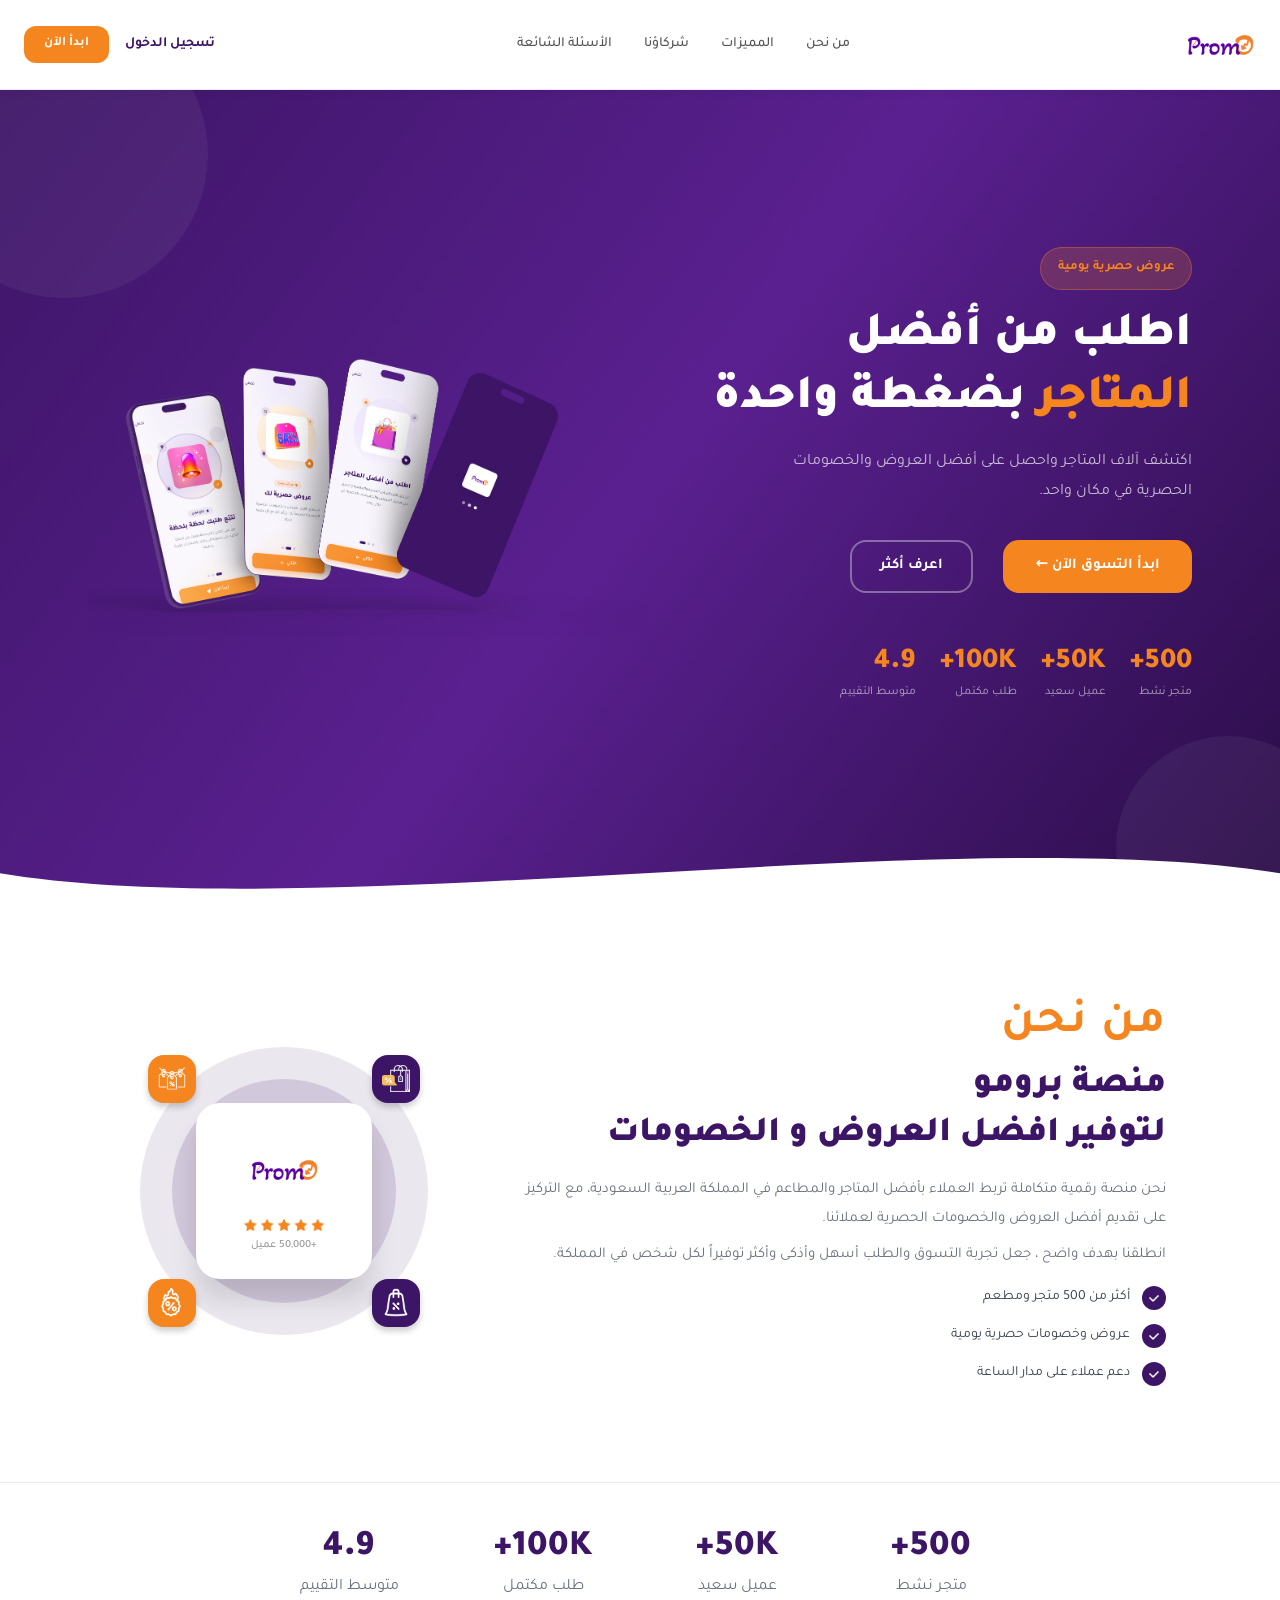
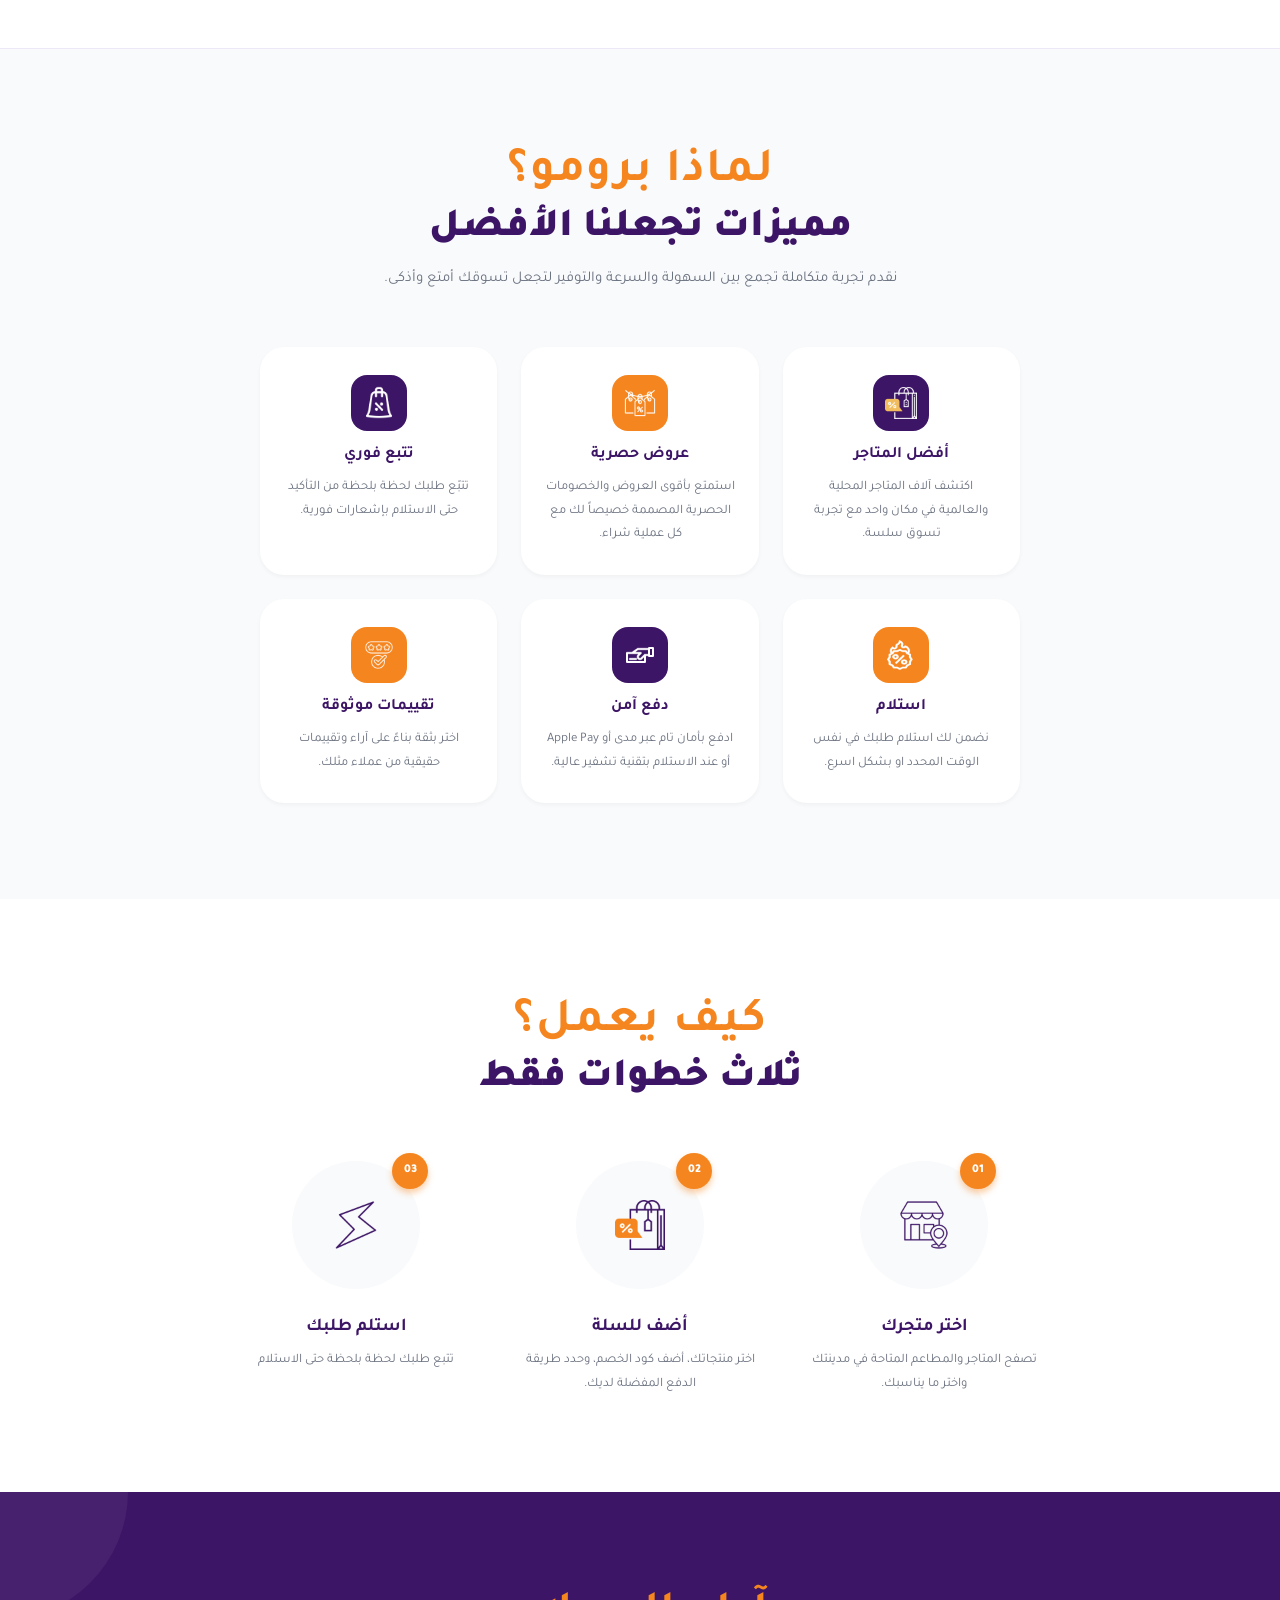
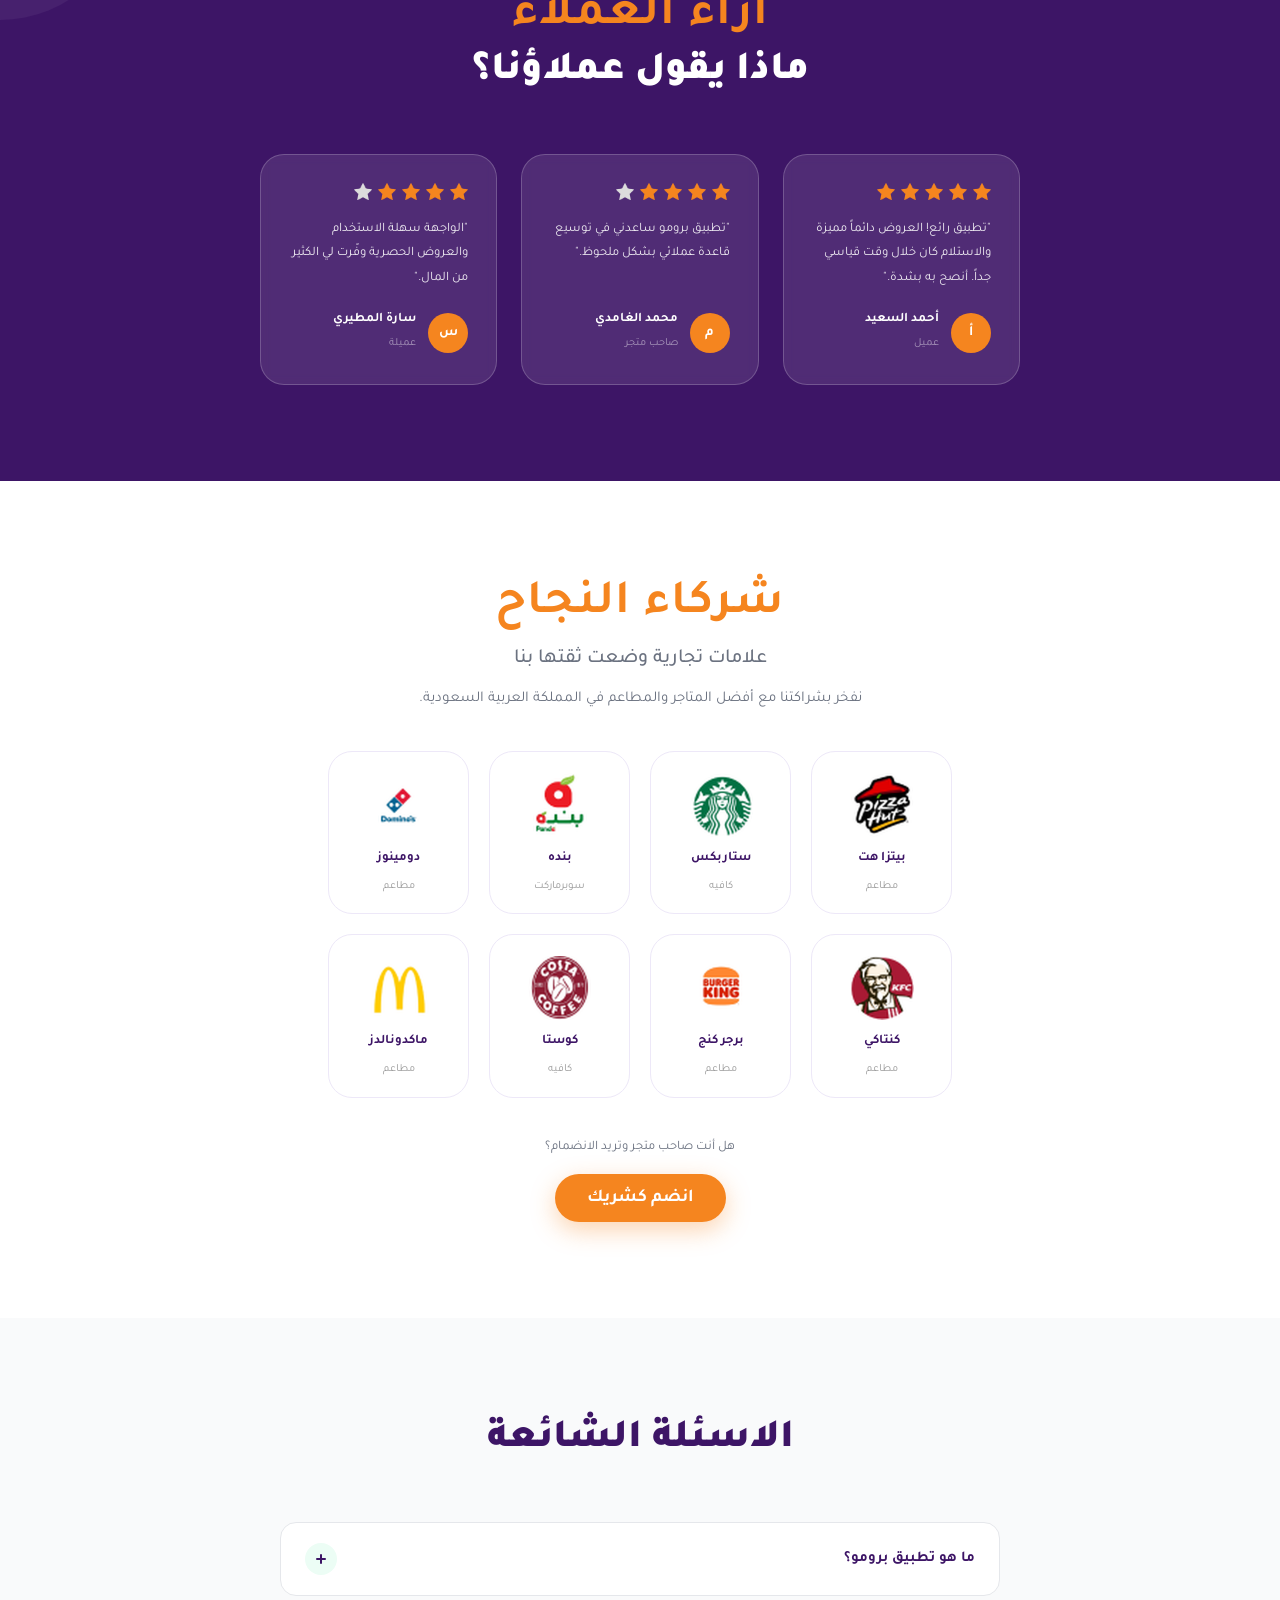
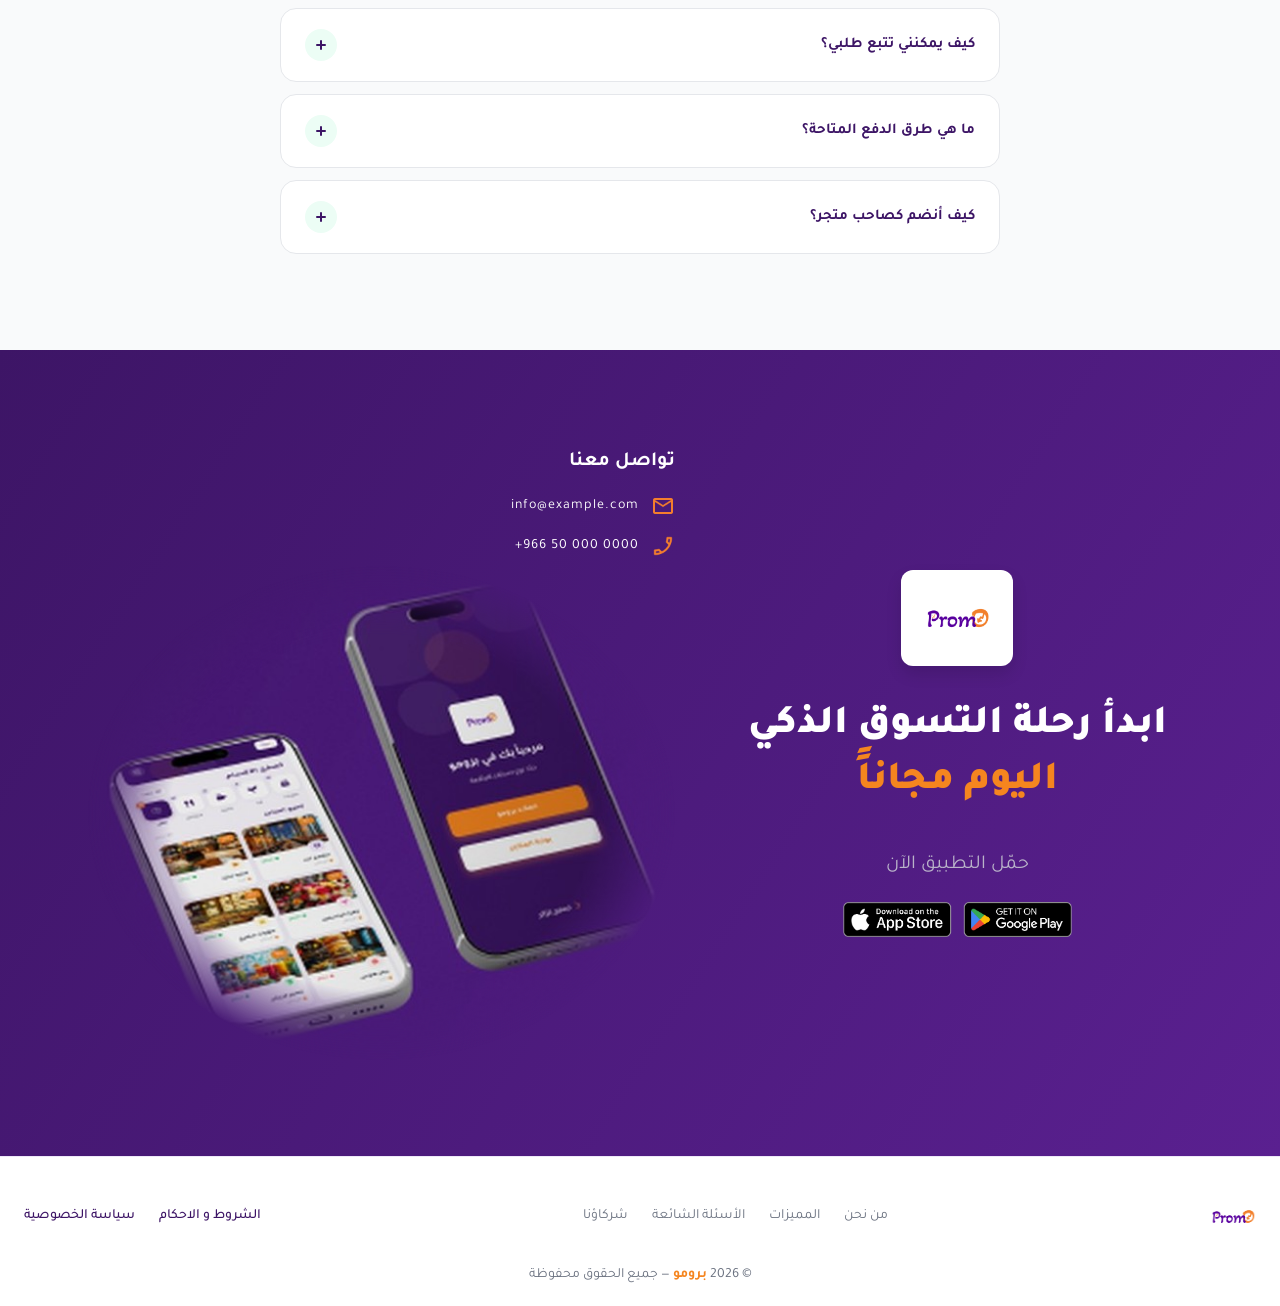
<file: index.html>
<!DOCTYPE html>
<html lang="ar" dir="rtl">
<head>
  <meta charset="UTF-8">
  <meta name="viewport" content="width=device-width, initial-scale=1.0">
  <title>برومو | اطلب من أفضل المتاجر بضغطة واحدة</title>
  <meta name="description" content="برومو منصة تجمع أفضل المتاجر والمطاعم في المملكة مع عروض وخصومات حصرية يومية.">
  <link rel="icon" href="assets/logo.png">
  <link rel="stylesheet" href="css/style.css">
</head>
<body>

  <!-- ===== NAVBAR ===== -->
  <header class="navbar">
    <div class="container nav-inner">
      <a href="#top" class="nav-logo" aria-label="برومو - الرئيسية">
        <img src="assets/logo.png" alt="برومو" width="72" height="86">
      </a>

      <input type="checkbox" id="nav-toggle" class="nav-toggle" aria-label="فتح القائمة">
      <label for="nav-toggle" class="nav-burger" aria-hidden="true"><span></span></label>

      <nav class="nav-menu">
        <ul class="nav-links">
          <li><a href="#about">من نحن</a></li>
          <li><a href="#features">المميزات</a></li>
          <li><a href="#partners">شركاؤنا</a></li>
          <li><a href="#faq">الأسئلة الشائعة</a></li>
        </ul>
        <div class="nav-actions">
          <a href="#" class="nav-login">تسجيل الدخول</a>
          <a href="#" class="btn btn-primary btn-sm">ابدأ الآن</a>
        </div>
      </nav>
    </div>
  </header>

  <main id="top">

    <!-- ===== HERO ===== -->
    <section class="hero">
      <span class="blob blob-tl" aria-hidden="true"></span>
      <span class="blob blob-br" aria-hidden="true"></span>

      <div class="container hero-inner">
        <div class="hero-text">
          <span class="hero-badge">عروض حصرية يومية</span>
          <h1 class="hero-title">اطلب من أفضل<br><span class="accent">المتاجر</span> بضغطة واحدة</h1>
          <p class="hero-desc">اكتشف آلاف المتاجر واحصل على أفضل العروض والخصومات الحصرية في مكان واحد.</p>

          <div class="hero-btns">
            <a href="#" class="btn btn-primary">ابدأ التسوق الآن ←</a>
            <a href="#about" class="btn btn-outline">اعرف أكثر</a>
          </div>

          <ul class="hero-stats">
            <li><strong>+500</strong><span>متجر نشط</span></li>
            <li><strong>+50K</strong><span>عميل سعيد</span></li>
            <li><strong>+100K</strong><span>طلب مكتمل</span></li>
            <li><strong>4.9</strong><span>متوسط التقييم</span></li>
          </ul>
        </div>

        <div class="hero-visual">
         <img src="assets/hero-mockup.png" alt="شاشات تطبيق برومو" width="1016" height="752" style="max-width: 950px; margin: 0 auto;">        </div>
      </div>

      <svg class="hero-wave" viewBox="0 0 1440 80" preserveAspectRatio="none" aria-hidden="true">
        <path d="M0 53.33C360 106.67 1080 0 1440 53.33V80H0Z" fill="#fff"/>
      </svg>
    </section>

    <!-- ===== ABOUT ===== -->
    <section class="about section" id="about">
      <div class="container about-inner">
        <div class="about-text">
          <span class="section-label">من نحن</span>
          <h2 class="about-title">منصة برومو<br>لتوفير افضل العروض و الخصومات</h2>
          <p>نحن منصة رقمية متكاملة تربط العملاء بأفضل المتاجر والمطاعم في المملكة العربية السعودية، مع التركيز على تقديم أفضل العروض والخصومات الحصرية لعملائنا.</p>
          <p>انطلقنا بهدف واضح ، جعل تجربة التسوق والطلب أسهل وأذكى وأكثر توفيراً لكل شخص في المملكة.</p>
          <ul class="check-list">
            <li><img src="assets/icons/check.png" alt="" width="12" height="12">أكثر من 500 متجر ومطعم</li>
            <li><img src="assets/icons/check.png" alt="" width="12" height="12">عروض وخصومات حصرية يومية</li>
            <li><img src="assets/icons/check.png" alt="" width="12" height="12">دعم عملاء على مدار الساعة</li>
          </ul>
        </div>

        <div class="about-visual" aria-hidden="true">
          <div class="about-circle">
            <div class="about-card">
              <img src="assets/logo.png" alt="" width="72" height="86">
              <img class="about-stars" src="assets/icons/stars-5.png" alt="" width="80" height="12">
              <small>+50,000 عميل</small>
            </div>
            <span class="about-float f-tr violet"><img src="assets/icons/about-1.png" alt="" width="28" height="27"></span>
            <span class="about-float f-tl orange"><img src="assets/icons/about-2.png" alt="" width="28" height="27"></span>
            <span class="about-float f-br violet"><img src="assets/icons/about-3.png" alt="" width="28" height="29"></span>
            <span class="about-float f-bl orange"><img src="assets/icons/about-4.png" alt="" width="28" height="29"></span>
          </div>
        </div>
      </div>
    </section>

    <!-- ===== STATS BAR ===== -->
    <section class="stats-bar">
      <ul class="container stats-grid">
        <li><strong>+500</strong><span>متجر نشط</span></li>
        <li><strong>+50K</strong><span>عميل سعيد</span></li>
        <li><strong>+100K</strong><span>طلب مكتمل</span></li>
        <li><strong>4.9</strong><span>متوسط التقييم</span></li>
      </ul>
    </section>

    <!-- ===== FEATURES ===== -->
    <section class="features section bg-soft" id="features">
      <div class="container">
        <header class="section-head">
          <span class="section-label">لماذا برومو؟</span>
          <h2 class="section-title">مميزات تجعلنا الأفضل</h2>
          <p class="section-desc">نقدم تجربة متكاملة تجمع بين السهولة والسرعة والتوفير لتجعل تسوقك أمتع وأذكى.</p>
        </header>

        <div class="features-grid">
          <article class="feature-card">
            <span class="feature-icon violet"><img src="assets/icons/feat-stores.png" alt="" width="32" height="32"></span>
            <h3>أفضل المتاجر</h3>
            <p>اكتشف آلاف المتاجر المحلية والعالمية في مكان واحد مع تجربة تسوق سلسة.</p>
          </article>
          <article class="feature-card">
            <span class="feature-icon orange"><img src="assets/icons/feat-offers.png" alt="" width="32" height="32"></span>
            <h3>عروض حصرية</h3>
            <p>استمتع بأقوى العروض والخصومات الحصرية المصممة خصيصاً لك مع كل عملية شراء.</p>
          </article>
          <article class="feature-card">
            <span class="feature-icon violet"><img src="assets/icons/feat-track.png" alt="" width="28" height="29"></span>
            <h3>تتبع فوري</h3>
            <p>تتبّع طلبك لحظة بلحظة من التأكيد حتى الاستلام بإشعارات فورية.</p>
          </article>
          <article class="feature-card">
            <span class="feature-icon orange"><img src="assets/icons/feat-pickup.png" alt="" width="28" height="29"></span>
            <h3>استلام</h3>
            <p>نضمن لك استلام طلبك في نفس الوقت المحدد او بشكل اسرع.</p>
          </article>
          <article class="feature-card">
            <span class="feature-icon violet"><img src="assets/icons/feat-pay.png" alt="" width="32" height="32"></span>
            <h3>دفع آمن</h3>
            <p>ادفع بأمان تام عبر مدى أو Apple Pay أو عند الاستلام بتقنية تشفير عالية.</p>
          </article>
          <article class="feature-card">
            <span class="feature-icon orange"><img src="assets/icons/feat-reviews.png" alt="" width="32" height="32"></span>
            <h3>تقييمات موثوقة</h3>
            <p>اختر بثقة بناءً على آراء وتقييمات حقيقية من عملاء مثلك.</p>
          </article>
        </div>
      </div>
    </section>

    <!-- ===== HOW IT WORKS ===== -->
    <section class="how section" id="how">
      <div class="container">
        <header class="section-head">
          <span class="section-label">كيف يعمل؟</span>
          <h2 class="section-title">ثلاث خطوات فقط</h2>
        </header>

        <ol class="how-grid">
          <li class="how-step">
            <div class="how-circle"><img src="assets/icons/step-1.png" alt="" width="50" height="50"><span class="how-num">01</span></div>
            <h3>اختر متجرك</h3>
            <p>تصفح المتاجر والمطاعم المتاحة في مدينتك واختر ما يناسبك.</p>
          </li>
          <li class="how-step">
            <div class="how-circle"><img src="assets/icons/step-2.png" alt="" width="50" height="50"><span class="how-num">02</span></div>
            <h3>أضف للسلة</h3>
            <p>اختر منتجاتك، أضف كود الخصم، وحدد طريقة الدفع المفضلة لديك.</p>
          </li>
          <li class="how-step">
            <div class="how-circle"><img src="assets/icons/step-3.png" alt="" width="50" height="50"><span class="how-num">03</span></div>
            <h3>استلم طلبك</h3>
            <p>تتبع طلبك لحظة بلحظة حتى الاستلام</p>
          </li>
        </ol>
      </div>
    </section>

    <!-- ===== TESTIMONIALS ===== -->
    <section class="testimonials section">
      <span class="blob blob-tl" aria-hidden="true"></span>
      <div class="container">
        <header class="section-head">
          <span class="section-label">آراء العملاء</span>
          <h2 class="section-title light">ماذا يقول عملاؤنا؟</h2>
        </header>

        <div class="testi-grid">
          <figure class="testi-card">
            <img class="testi-stars" src="assets/icons/stars-5.png" alt="5 من 5" width="114" height="17">
            <blockquote>"تطبيق رائع! العروض دائماً مميزة والاستلام كان خلال وقت قياسي جداً. أنصح به بشدة."</blockquote>
            <figcaption><span class="avatar">أ</span><span><b>أحمد السعيد</b><small>عميل</small></span></figcaption>
          </figure>
          <figure class="testi-card">
            <img class="testi-stars" src="assets/icons/stars-4.png" alt="4 من 5" width="114" height="17">
            <blockquote>"تطبيق برومو ساعدني في توسيع قاعدة عملائي بشكل ملحوظ."</blockquote>
            <figcaption><span class="avatar">م</span><span><b>محمد الغامدي</b><small>صاحب متجر</small></span></figcaption>
          </figure>
          <figure class="testi-card">
            <img class="testi-stars" src="assets/icons/stars-4.png" alt="4 من 5" width="114" height="17">
            <blockquote>"الواجهة سهلة الاستخدام والعروض الحصرية وفّرت لي الكثير من المال."</blockquote>
            <figcaption><span class="avatar">س</span><span><b>سارة المطيري</b><small>عميلة</small></span></figcaption>
          </figure>
        </div>
      </div>
    </section>

    <!-- ===== PARTNERS ===== -->
    <section class="partners section" id="partners">
      <div class="container">
        <header class="section-head">
          <span class="section-label">شركاء النجاح</span>
          <h2 class="section-subtitle">علامات تجارية وضعت ثقتها بنا</h2>
          <p class="section-desc">نفخر بشراكتنا مع أفضل المتاجر والمطاعم في المملكة العربية السعودية.</p>
        </header>

        <ul class="partners-grid">
          <li class="partner-card"><img src="assets/partners/pizza-hut.png" alt="" width="64" height="64"><b>بيتزا هت</b><small>مطاعم</small></li>
          <li class="partner-card"><img src="assets/partners/starbucks.png" alt="" width="64" height="64"><b>ستاربكس</b><small>كافيه</small></li>
          <li class="partner-card"><img src="assets/partners/panda.png" alt="" width="64" height="64"><b>بنده</b><small>سوبرماركت</small></li>
          <li class="partner-card"><img src="assets/partners/dominos.png" alt="" width="64" height="64"><b>دومينوز</b><small>مطاعم</small></li>
          <li class="partner-card"><img src="assets/partners/kfc.png" alt="" width="64" height="64"><b>كنتاكي</b><small>مطاعم</small></li>
          <li class="partner-card"><img src="assets/partners/burger-king.png" alt="" width="64" height="64"><b>برجر كنج</b><small>مطاعم</small></li>
          <li class="partner-card"><img src="assets/partners/costa.png" alt="" width="64" height="64"><b>كوستا</b><small>كافيه</small></li>
          <li class="partner-card"><img src="assets/partners/mcdonalds.png" alt="" width="64" height="64"><b>ماكدونالدز</b><small>مطاعم</small></li>
        </ul>

        <div class="partners-cta">
          <p>هل أنت صاحب متجر وتريد الانضمام؟</p>
          <a href="#" class="btn btn-primary btn-glow">انضم كشريك</a>
        </div>
      </div>
    </section>

    <!-- ===== FAQ ===== -->
    <section class="faq section bg-soft" id="faq">
      <div class="container">
        <header class="section-head">
          <h2 class="section-title">الاسئلة الشائعة</h2>
        </header>

        <div class="faq-list">
          <details class="faq-item">
            <summary><span>ما هو تطبيق برومو؟</span><i class="faq-toggle" aria-hidden="true"></i></summary>
            <p>هو تطبيق للطلب والاستلام من المتجر يجمع أفضل المتاجر والمطاعم في مكان واحد، مع عروض وخصومات حصرية لعملائنا.</p>
          </details>
          <details class="faq-item">
            <summary><span>كيف يمكنني تتبع طلبي؟</span><i class="faq-toggle" aria-hidden="true"></i></summary>
            <p>بعد تأكيد طلبك، ستصلك إشعارات فورية بكل مرحلة من مراحل الطلب حتى استلامه.</p>
          </details>
          <details class="faq-item">
            <summary><span>ما هي طرق الدفع المتاحة؟</span><i class="faq-toggle" aria-hidden="true"></i></summary>
            <p>ندعم الدفع عند الاستلام، مدى، وApple Pay لتجربة دفع مرنة وآمنة.</p>
          </details>
          <details class="faq-item">
            <summary><span>كيف أنضم كصاحب متجر؟</span><i class="faq-toggle" aria-hidden="true"></i></summary>
            <p>يمكنك التسجيل عبر التطبيق من خلال قسم "بوابة المتاجر" و ادخال بياناتك.</p>
          </details>
        </div>
      </div>
    </section>

    <!-- ===== CTA / CONTACT ===== -->
    <section class="cta" id="contact">
      <div class="container cta-inner">
        <div class="cta-main">
          <div class="cta-logo"><img src="assets/logo.png" alt="برومو" width="67" height="80"></div>
          <h2 class="cta-title">ابدأ رحلة التسوق الذكي<br><span class="accent">اليوم مجاناً</span></h2>
          <p class="cta-download">حمّل التطبيق الآن</p>
          <div class="store-badges">
            <a href="#" aria-label="حمّل من Google Play"><img src="assets/google-play.png" alt="Get it on Google Play" width="109" height="35"></a>
            <a href="#" aria-label="حمّل من App Store"><img src="assets/app-store.png" alt="Download on the App Store" width="109" height="35"></a>
          </div>
        </div>

        <div class="cta-side">
          <div class="contact">
            <h3>تواصل معنا</h3>
            <!-- TODO: ضع الإيميل ورقم الجوال الحقيقيين هنا -->
            <a href="mailto:info@example.com"><img src="assets/icons/email.png" alt="" width="24" height="24"><span dir="ltr">info@example.com</span></a>
            <a href="tel:+966500000000"><img src="assets/icons/phone.png" alt="" width="24" height="24"><span dir="ltr">+966 50 000 0000</span></a>
          </div>
          <img class="cta-phones" src="assets/cta-phones.jpg" alt="تطبيق برومو على الجوال" width="600" height="505">
        </div>
      </div>
    </section>
  </main>

  <!-- ===== FOOTER ===== -->
  <footer class="footer">
    <div class="container footer-inner">
      <a href="#top" class="footer-logo"><img src="assets/logo.png" alt="برومو" width="46" height="55"></a>
      <ul class="footer-links">
        <li><a href="#about">من نحن</a></li>
        <li><a href="#features">المميزات</a></li>
        <li><a href="#faq">الأسئلة الشائعة</a></li>
        <li><a href="#partners">شركاؤنا</a></li>
      </ul>
      <ul class="footer-legal">
        <li><a href="terms.html">الشروط و الاحكام</a></li>
        <li><a href="privacy.html">سياسة الخصوصية</a></li>
      </ul>
    </div>
    <p class="footer-copy">© 2026 <b>برومو</b> — جميع الحقوق محفوظة</p>
  </footer>

</body>
</html>
</file>
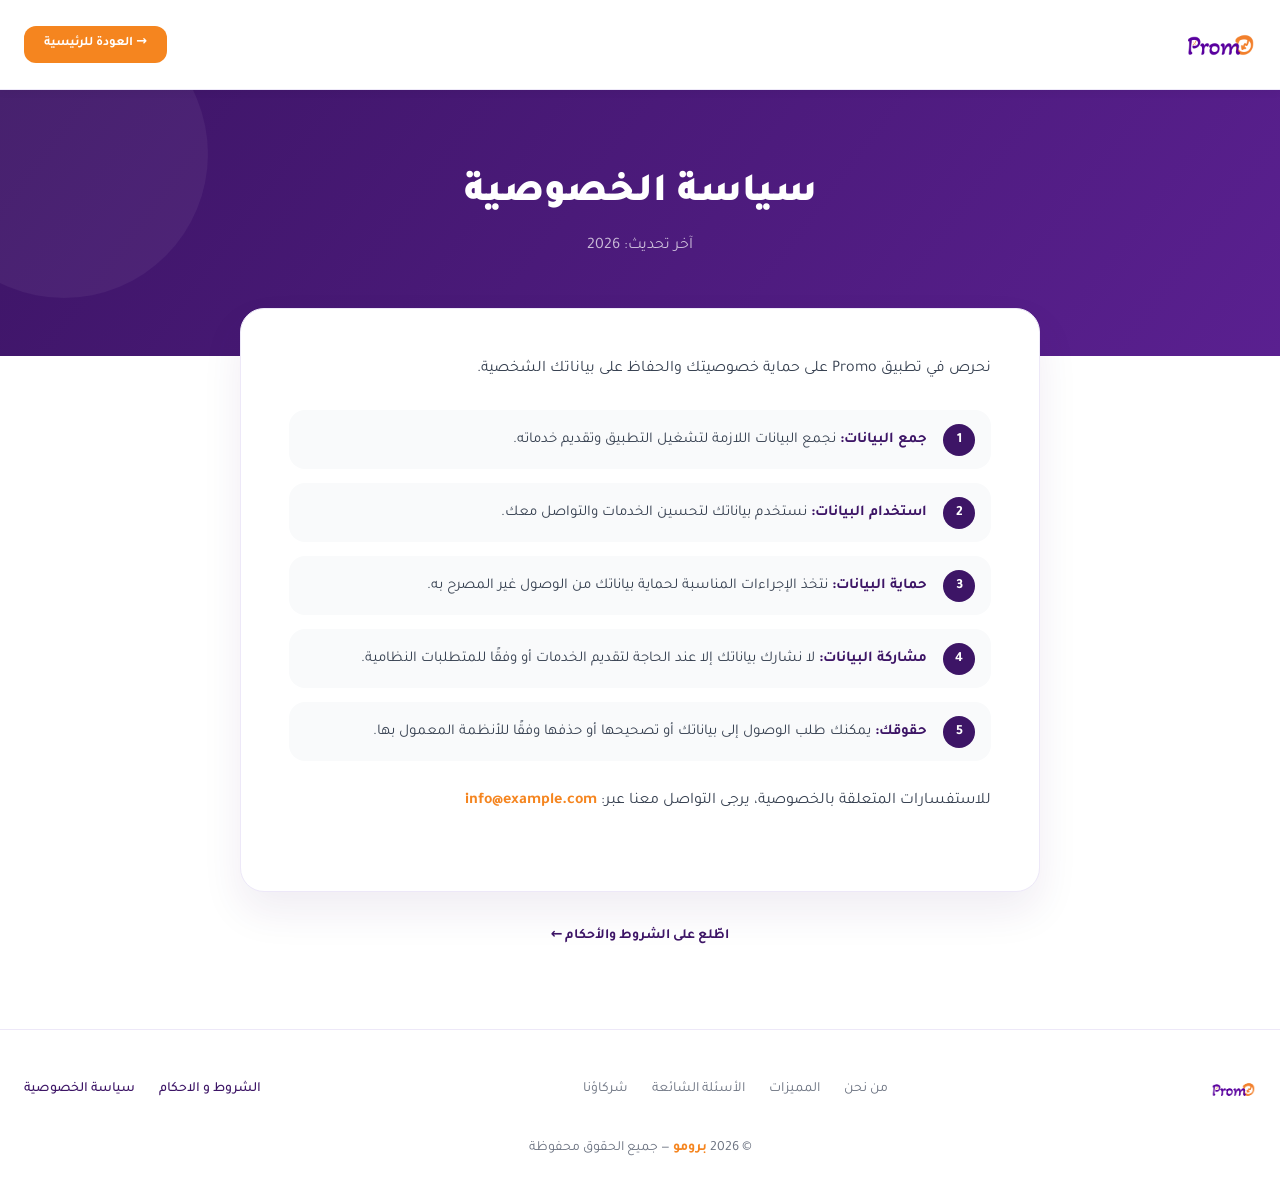
<file: privacy.html>
<!DOCTYPE html>
<html lang="ar" dir="rtl">
<head>
  <meta charset="UTF-8">
  <meta name="viewport" content="width=device-width, initial-scale=1.0">
  <title>سياسة الخصوصية | برومو</title>
  <link rel="icon" href="assets/logo.png">
  <link rel="stylesheet" href="css/style.css">
</head>
<body>

  <header class="navbar navbar-simple">
    <div class="container nav-inner">
      <a href="index.html" class="nav-logo" aria-label="برومو - الرئيسية">
        <img src="assets/logo.png" alt="برومو" width="72" height="86">
      </a>
      <a href="index.html" class="btn btn-primary btn-sm">→ العودة للرئيسية</a>
    </div>
  </header>

  <main>
    <section class="legal-hero">
      <span class="blob blob-tl" aria-hidden="true"></span>
      <div class="container">
        <h1>سياسة الخصوصية</h1>
        <p>آخر تحديث: 2026</p>
      </div>
    </section>

    <div class="container">
      <article class="legal-body">
        <div class="legal-card">
          <p>نحرص في تطبيق Promo على حماية خصوصيتك والحفاظ على بياناتك الشخصية.</p>
          <ol class="legal-list">
            <li><b>جمع البيانات:</b> نجمع البيانات اللازمة لتشغيل التطبيق وتقديم خدماته.</li>
            <li><b>استخدام البيانات:</b> نستخدم بياناتك لتحسين الخدمات والتواصل معك.</li>
            <li><b>حماية البيانات:</b> نتخذ الإجراءات المناسبة لحماية بياناتك من الوصول غير المصرح به.</li>
            <li><b>مشاركة البيانات:</b> لا نشارك بياناتك إلا عند الحاجة لتقديم الخدمات أو وفقًا للمتطلبات النظامية.</li>
            <li><b>حقوقك:</b> يمكنك طلب الوصول إلى بياناتك أو تصحيحها أو حذفها وفقًا للأنظمة المعمول بها.</li>
          </ol>
          <!-- TODO: ضع الإيميل الحقيقي هنا -->
          <p class="legal-contact">للاستفسارات المتعلقة بالخصوصية، يرجى التواصل معنا عبر: <a href="mailto:info@example.com" dir="ltr">info@example.com</a></p>
        </div>
        <div class="legal-back"><a href="terms.html" class="nav-login">اطّلع على الشروط والأحكام ←</a></div>
      </article>
    </div>
  </main>

  <footer class="footer">
    <div class="container footer-inner">
      <a href="index.html" class="footer-logo"><img src="assets/logo.png" alt="برومو" width="46" height="55"></a>
      <ul class="footer-links">
        <li><a href="index.html#about">من نحن</a></li>
        <li><a href="index.html#features">المميزات</a></li>
        <li><a href="index.html#faq">الأسئلة الشائعة</a></li>
        <li><a href="index.html#partners">شركاؤنا</a></li>
      </ul>
      <ul class="footer-legal">
        <li><a href="terms.html">الشروط و الاحكام</a></li>
        <li><a href="privacy.html" aria-current="page">سياسة الخصوصية</a></li>
      </ul>
    </div>
    <p class="footer-copy">© 2026 <b>برومو</b> — جميع الحقوق محفوظة</p>
  </footer>

</body>
</html>
</file>
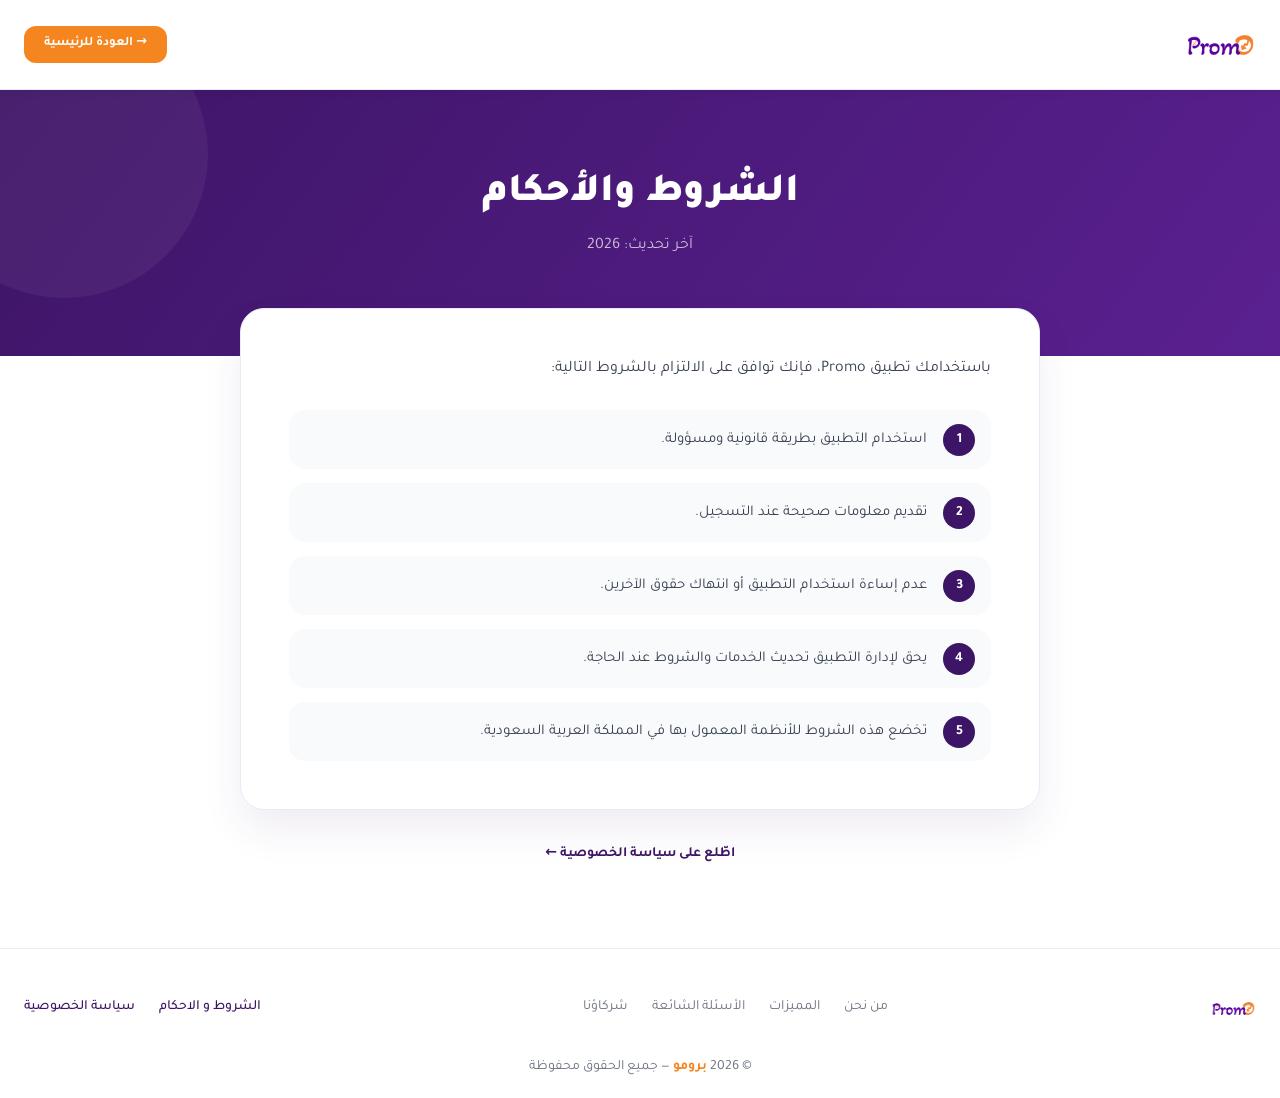
<file: terms.html>
<!DOCTYPE html>
<html lang="ar" dir="rtl">
<head>
  <meta charset="UTF-8">
  <meta name="viewport" content="width=device-width, initial-scale=1.0">
  <title>الشروط والأحكام | برومو</title>
  <link rel="icon" href="assets/logo.png">
  <link rel="stylesheet" href="css/style.css">
</head>
<body>

  <header class="navbar navbar-simple">
    <div class="container nav-inner">
      <a href="index.html" class="nav-logo" aria-label="برومو - الرئيسية">
        <img src="assets/logo.png" alt="برومو" width="72" height="86">
      </a>
      <a href="index.html" class="btn btn-primary btn-sm">→ العودة للرئيسية</a>
    </div>
  </header>

  <main>
    <section class="legal-hero">
      <span class="blob blob-tl" aria-hidden="true"></span>
      <div class="container">
        <h1>الشروط والأحكام</h1>
        <p>آخر تحديث: 2026</p>
      </div>
    </section>

    <div class="container">
      <article class="legal-body">
        <div class="legal-card">
          <p>باستخدامك تطبيق Promo، فإنك توافق على الالتزام بالشروط التالية:</p>
          <ol class="legal-list">
            <li>استخدام التطبيق بطريقة قانونية ومسؤولة.</li>
            <li>تقديم معلومات صحيحة عند التسجيل.</li>
            <li>عدم إساءة استخدام التطبيق أو انتهاك حقوق الآخرين.</li>
            <li>يحق لإدارة التطبيق تحديث الخدمات والشروط عند الحاجة.</li>
            <li>تخضع هذه الشروط للأنظمة المعمول بها في المملكة العربية السعودية.</li>
          </ol>
        </div>
        <div class="legal-back"><a href="privacy.html" class="nav-login">اطّلع على سياسة الخصوصية ←</a></div>
      </article>
    </div>
  </main>

  <footer class="footer">
    <div class="container footer-inner">
      <a href="index.html" class="footer-logo"><img src="assets/logo.png" alt="برومو" width="46" height="55"></a>
      <ul class="footer-links">
        <li><a href="index.html#about">من نحن</a></li>
        <li><a href="index.html#features">المميزات</a></li>
        <li><a href="index.html#faq">الأسئلة الشائعة</a></li>
        <li><a href="index.html#partners">شركاؤنا</a></li>
      </ul>
      <ul class="footer-legal">
        <li><a href="terms.html" aria-current="page">الشروط و الاحكام</a></li>
        <li><a href="privacy.html">سياسة الخصوصية</a></li>
      </ul>
    </div>
    <p class="footer-copy">© 2026 <b>برومو</b> — جميع الحقوق محفوظة</p>
  </footer>

</body>
</html>
</file>
<file: css/style.css>
/* =========================================================
   Promo Landing Page — style.css
   ألوان وخطوط مأخوذة من تصميم فيقما
   ========================================================= */

:root {
  --violet: #3d1566;
  --violet-2: #5a2090;
  --violet-3: #2a0d47;
  --orange: #f5851f;
  --text: #374151;
  --muted: #6b7280;
  --soft: #f9fafb;
  --line: #ede8f8;
  --white: #fff;

  --radius-lg: 24px;
  --radius-md: 16px;
  --radius-sm: 12px;
  --container: 1152px;
  --nav-h: 90px;
}

/* ---------- Font (Tajawal, local files) ---------- */
@font-face { font-family: "Tajawal"; font-style: normal; font-weight: 400; font-display: swap;
  src: url("../assets/fonts/tajawal-arabic-400-normal.woff2") format("woff2");
  unicode-range: U+0600-06FF, U+0750-077F, U+0870-088E, U+0890-0891, U+0897-08E1, U+08E3-08FF, U+200C-200E, U+2010-2011, U+204F, U+2E41, U+FB50-FDFF, U+FE70-FE74, U+FE76-FEFC; }
@font-face { font-family: "Tajawal"; font-style: normal; font-weight: 400; font-display: swap;
  src: url("../assets/fonts/tajawal-latin-400-normal.woff2") format("woff2");
  unicode-range: U+0000-00FF, U+0131, U+0152-0153, U+02BB-02BC, U+02C6, U+02DA, U+02DC, U+0304, U+0308, U+0329, U+2000-206F, U+20AC, U+2122, U+2191, U+2193, U+2212, U+2215, U+FEFF, U+FFFD; }
@font-face { font-family: "Tajawal"; font-style: normal; font-weight: 500; font-display: swap;
  src: url("../assets/fonts/tajawal-arabic-500-normal.woff2") format("woff2");
  unicode-range: U+0600-06FF, U+0750-077F, U+0870-088E, U+0890-0891, U+0897-08E1, U+08E3-08FF, U+200C-200E, U+2010-2011, U+204F, U+2E41, U+FB50-FDFF, U+FE70-FE74, U+FE76-FEFC; }
@font-face { font-family: "Tajawal"; font-style: normal; font-weight: 500; font-display: swap;
  src: url("../assets/fonts/tajawal-latin-500-normal.woff2") format("woff2");
  unicode-range: U+0000-00FF, U+0131, U+0152-0153, U+02BB-02BC, U+02C6, U+02DA, U+02DC, U+0304, U+0308, U+0329, U+2000-206F, U+20AC, U+2122, U+2191, U+2193, U+2212, U+2215, U+FEFF, U+FFFD; }
@font-face { font-family: "Tajawal"; font-style: normal; font-weight: 700; font-display: swap;
  src: url("../assets/fonts/tajawal-arabic-700-normal.woff2") format("woff2");
  unicode-range: U+0600-06FF, U+0750-077F, U+0870-088E, U+0890-0891, U+0897-08E1, U+08E3-08FF, U+200C-200E, U+2010-2011, U+204F, U+2E41, U+FB50-FDFF, U+FE70-FE74, U+FE76-FEFC; }
@font-face { font-family: "Tajawal"; font-style: normal; font-weight: 700; font-display: swap;
  src: url("../assets/fonts/tajawal-latin-700-normal.woff2") format("woff2");
  unicode-range: U+0000-00FF, U+0131, U+0152-0153, U+02BB-02BC, U+02C6, U+02DA, U+02DC, U+0304, U+0308, U+0329, U+2000-206F, U+20AC, U+2122, U+2191, U+2193, U+2212, U+2215, U+FEFF, U+FFFD; }
@font-face { font-family: "Tajawal"; font-style: normal; font-weight: 800; font-display: swap;
  src: url("../assets/fonts/tajawal-arabic-800-normal.woff2") format("woff2");
  unicode-range: U+0600-06FF, U+0750-077F, U+0870-088E, U+0890-0891, U+0897-08E1, U+08E3-08FF, U+200C-200E, U+2010-2011, U+204F, U+2E41, U+FB50-FDFF, U+FE70-FE74, U+FE76-FEFC; }
@font-face { font-family: "Tajawal"; font-style: normal; font-weight: 800; font-display: swap;
  src: url("../assets/fonts/tajawal-latin-800-normal.woff2") format("woff2");
  unicode-range: U+0000-00FF, U+0131, U+0152-0153, U+02BB-02BC, U+02C6, U+02DA, U+02DC, U+0304, U+0308, U+0329, U+2000-206F, U+20AC, U+2122, U+2191, U+2193, U+2212, U+2215, U+FEFF, U+FFFD; }
@font-face { font-family: "Tajawal"; font-style: normal; font-weight: 900; font-display: swap;
  src: url("../assets/fonts/tajawal-arabic-900-normal.woff2") format("woff2");
  unicode-range: U+0600-06FF, U+0750-077F, U+0870-088E, U+0890-0891, U+0897-08E1, U+08E3-08FF, U+200C-200E, U+2010-2011, U+204F, U+2E41, U+FB50-FDFF, U+FE70-FE74, U+FE76-FEFC; }
@font-face { font-family: "Tajawal"; font-style: normal; font-weight: 900; font-display: swap;
  src: url("../assets/fonts/tajawal-latin-900-normal.woff2") format("woff2");
  unicode-range: U+0000-00FF, U+0131, U+0152-0153, U+02BB-02BC, U+02C6, U+02DA, U+02DC, U+0304, U+0308, U+0329, U+2000-206F, U+20AC, U+2122, U+2191, U+2193, U+2212, U+2215, U+FEFF, U+FFFD; }

/* ---------- Reset ---------- */
*, *::before, *::after { box-sizing: border-box; }
html { scroll-behavior: smooth; scroll-padding-top: calc(var(--nav-h) + 8px); }
body {
  margin: 0;
  font-family: "Tajawal", system-ui, sans-serif;
  color: var(--text);
  background: var(--white);
  line-height: 1.6;
  -webkit-font-smoothing: antialiased;
  overflow-x: hidden;
}
img { max-width: 100%; height: auto; display: block; }
a { color: inherit; text-decoration: none; }
ul, ol { list-style: none; margin: 0; padding: 0; }
h1, h2, h3, p, figure, blockquote { margin: 0; }

.container { width: 100%; max-width: var(--container); margin-inline: auto; padding-inline: 24px; }
.section { padding-block: 96px; position: relative; }
.bg-soft { background: var(--soft); }
.accent { color: var(--orange); }

/* ---------- Buttons ---------- */
.btn {
  display: inline-flex; align-items: center; justify-content: center;
  height: 53px; padding-inline: 32px;
  border-radius: var(--radius-md);
  font-weight: 700; font-size: 15px;
  transition: transform .2s ease, box-shadow .2s ease, background .2s ease;
  white-space: nowrap;
}
.btn:hover { transform: translateY(-2px); }
.btn-primary { background: var(--orange); color: var(--white); }
.btn-primary:hover { box-shadow: 0 10px 24px rgba(245,133,31,.35); }
.btn-outline { border: 2px solid rgba(255,255,255,.35); color: var(--white); padding-inline: 28px; }
.btn-outline:hover { background: rgba(255,255,255,.08); }
.btn-sm { height: 37px; padding-inline: 20px; border-radius: var(--radius-sm); font-size: 13px; }
.btn-glow { height: 48px; border-radius: 999px; font-size: 18px; box-shadow: 0 8px 24px rgba(245,133,31,.35); }

/* ---------- Section heads ---------- */
.section-head { text-align: center; max-width: 640px; margin: 0 auto 56px; }
.section-label {
  display: block; color: var(--orange);
  font-size: 48px; font-weight: 700; line-height: 1.2; letter-spacing: 1px;
}
.section-title { color: var(--violet); font-size: 40px; font-weight: 900; line-height: 1.3; }
.section-title.light { color: var(--white); }
.section-subtitle { color: var(--muted); font-size: 20px; font-weight: 500; margin-top: 8px; }
.section-desc { color: var(--muted); font-size: 15px; margin-top: 12px; }

/* ---------- Decorative blobs ---------- */
.blob { position: absolute; border-radius: 50%; background: rgba(255,255,255,.05); pointer-events: none; }
.blob-tl { width: 288px; height: 288px; top: -80px; inset-inline-end: -80px; }
.blob-br { width: 224px; height: 224px; bottom: -60px; inset-inline-start: -60px; }

/* =========================================================
   NAVBAR
   ========================================================= */
.navbar {
  position: sticky; top: 0; z-index: 50;
  height: var(--nav-h);
  background: rgba(255,255,255,.97);
  backdrop-filter: blur(6px);
  border-bottom: 1px solid var(--line);
  box-shadow: 0 1px 10px rgba(0,0,0,.05);
}
.nav-inner { height: 100%; display: flex; align-items: center; gap: 32px; max-width: 1400px; }
.nav-logo img { width: 72px; height: auto; }
.nav-menu { flex: 1; display: flex; align-items: center; justify-content: space-between; }
.nav-links { display: flex; gap: 32px; margin-inline: auto; }
.nav-links a { color: #555; font-size: 14px; font-weight: 500; transition: color .2s; }
.nav-links a:hover { color: var(--orange); }
.nav-actions { display: flex; align-items: center; gap: 16px; }
.nav-login { color: var(--violet); font-weight: 700; font-size: 14px; }
.nav-login:hover { color: var(--orange); }

.nav-toggle { position: absolute; opacity: 0; pointer-events: none; }
.nav-burger { display: none; }

/* =========================================================
   HERO
   ========================================================= */
.hero {
  position: relative; overflow: hidden;
  background: linear-gradient(127deg, var(--violet) 0%, var(--violet-2) 50%, var(--violet-3) 100%);
  color: var(--white);
  padding: 120px 0 160px;
  min-height: calc(100vh - var(--nav-h));
  display: flex; align-items: center;
}
.hero-inner { display: grid; grid-template-columns: 520px 1fr; gap: 24px; align-items: center; position: relative; z-index: 1; }
.hero-text { text-align: right; }
.hero-badge {
  display: inline-block; padding: 10px 17px; border-radius: 999px;
  background: rgba(245,133,31,.2); border: 1px solid rgba(245,133,31,.35);
  color: var(--orange); font-size: 13px; font-weight: 700;
}
.hero-title { font-size: 48px; font-weight: 900; line-height: 1.3; margin: 16px 0; }
.hero-desc { color: rgba(255,255,255,.7); font-size: 16px; line-height: 1.9; max-width: 440px; }
.hero-btns { display: flex; gap: 30px; margin-top: 32px; flex-wrap: wrap; }

.hero-stats { display: flex; gap: 24px; margin-top: 56px; flex-wrap: wrap; }
.hero-stats li { display: flex; flex-direction: column; }
.hero-stats strong { color: var(--orange); font-size: 28.8px; font-weight: 900; line-height: 1; direction: ltr; text-align: right; }
.hero-stats span { color: rgba(255,255,255,.6); font-size: 12px; margin-top: 6px; }

.hero-text { position: relative; z-index: 2; }
.hero-visual { margin: 0; display: flex; justify-content: center; }
.hero-visual img { width: 100%; max-width: 160px; }

.hero-wave { position: absolute; bottom: 0; left: 0; width: 100%; height: 80px; }

/* =========================================================
   ABOUT
   ========================================================= */
.about-inner { display: grid; grid-template-columns: 1fr 340px; gap: 64px; align-items: center; max-width: 1100px; }
.about-text .section-label { text-align: right; }
.about-title { color: var(--violet); font-size: 35.2px; font-weight: 900; line-height: 1.4; margin: 8px 0 16px; }
.about-text p { color: var(--muted); font-size: 15px; line-height: 1.9; margin-bottom: 8px; }
.check-list { margin-top: 16px; display: grid; gap: 14px; }
.check-list li { display: flex; align-items: center; gap: 12px; color: var(--text); font-size: 14px; }
.check-list img {
  width: 24px; height: 24px; padding: 6px; border-radius: 50%;
  background: var(--violet); box-sizing: border-box;
}

.about-visual { display: flex; justify-content: center; }
.about-circle {
  position: relative; width: 288px; height: 288px; border-radius: 50%;
  background: rgba(61,21,102,.1);
  display: grid; place-items: center;
}
.about-circle::before {
  content: ""; position: absolute; inset: 32px; border-radius: 50%; background: rgba(61,21,102,.15);
}
.about-card {
  position: relative; width: 176px; height: 176px; border-radius: var(--radius-lg);
  background: var(--white); box-shadow: 0 20px 25px rgba(0,0,0,.12);
  display: flex; flex-direction: column; align-items: center; justify-content: center; gap: 6px;
}
.about-card > img:first-child { width: 72px; }
.about-stars { width: 80px; }
.about-card small { color: #999; font-size: 11px; font-weight: 500; direction: rtl; }

.about-float {
  position: absolute; width: 48px; height: 48px; border-radius: var(--radius-md);
  display: grid; place-items: center; box-shadow: 0 4px 6px rgba(0,0,0,.2);
  animation: float 4s ease-in-out infinite;
}
.about-float img { width: 28px; }
.about-float.violet { background: var(--violet); }
.about-float.orange { background: var(--orange); }
.f-tr { top: 8px; right: 8px; }
.f-tl { top: 8px; left: 8px; animation-delay: -1s; }
.f-br { bottom: 8px; right: 8px; animation-delay: -2s; }
.f-bl { bottom: 8px; left: 8px; animation-delay: -3s; }
@keyframes float { 50% { transform: translateY(-6px); } }

/* =========================================================
   STATS BAR
   ========================================================= */
.stats-bar { padding-block: 48px; border-block: 1px solid var(--line); }
.stats-grid { display: grid; grid-template-columns: repeat(4, 1fr); gap: 24px; max-width: 800px; text-align: center; }
.stats-grid strong { display: block; color: var(--violet); font-size: 36px; font-weight: 900; line-height: 1; direction: ltr; }
.stats-grid span { color: var(--muted); font-size: 16px; margin-top: 8px; display: block; }

/* =========================================================
   FEATURES
   ========================================================= */
.features-grid { display: grid; grid-template-columns: repeat(3, 1fr); gap: 24px; max-width: 760px; margin-inline: auto; }
.feature-card {
  background: var(--white); border-radius: var(--radius-lg);
  box-shadow: 0 2px 4px rgba(0,0,0,.04);
  padding: 28px 24px; text-align: center;
  transition: transform .25s ease, box-shadow .25s ease;
}
.feature-card:hover { transform: translateY(-6px); box-shadow: 0 16px 32px rgba(61,21,102,.1); }
.feature-icon {
  width: 56px; height: 56px; margin: 0 auto 12px; border-radius: var(--radius-md);
  display: grid; place-items: center;
}
.feature-icon img { width: 32px; }
.feature-icon.violet { background: var(--violet); }
.feature-icon.orange { background: var(--orange); }
.feature-card h3 { color: var(--violet); font-size: 16px; font-weight: 700; margin-bottom: 8px; }
.feature-card p { color: var(--muted); font-size: 13px; line-height: 1.8; }

/* =========================================================
   HOW IT WORKS
   ========================================================= */
.how-grid { display: grid; grid-template-columns: repeat(3, 1fr); gap: 32px; max-width: 820px; margin-inline: auto; }
.how-step { text-align: center; }
.how-circle {
  position: relative; width: 128px; height: 128px; margin: 0 auto 24px; border-radius: 50%;
  background: var(--soft); display: grid; place-items: center;
}
.how-circle img { width: 50px; }
.how-num {
  position: absolute; top: -8px; left: 100px;
  width: 36px; height: 36px; border-radius: 50%;
  background: var(--orange); color: var(--white);
  font-size: 12px; font-weight: 900; display: grid; place-items: center;
  box-shadow: 0 4px 6px rgba(245,133,31,.4);
}
.how-step h3 { color: var(--violet); font-size: 18px; font-weight: 700; margin-bottom: 8px; }
.how-step p { color: var(--muted); font-size: 13px; line-height: 1.8; max-width: 240px; margin-inline: auto; }

/* =========================================================
   TESTIMONIALS
   ========================================================= */
.testimonials { background: var(--violet); overflow: hidden; }
.testimonials .blob-tl { width: 256px; height: 256px; top: -128px; inset-inline-end: -128px; }
.testi-grid { display: grid; grid-template-columns: repeat(3, 1fr); gap: 24px; max-width: 760px; margin-inline: auto; }
.testi-card {
  background: rgba(255,255,255,.1); border: 1px solid rgba(255,255,255,.2);
  backdrop-filter: blur(5px);
  border-radius: var(--radius-lg); padding: 28px;
  display: flex; flex-direction: column; gap: 18px;
}
.testi-stars { width: 114px; }
.testi-card blockquote { color: rgba(255,255,255,.9); font-size: 13px; line-height: 1.9; flex: 1; }
.testi-card figcaption { display: flex; align-items: center; gap: 12px; }
.avatar {
  width: 40px; height: 40px; border-radius: 50%; flex: none;
  background: var(--orange); color: var(--white); font-weight: 700; font-size: 14px;
  display: grid; place-items: center;
}
.testi-card b { display: block; color: var(--white); font-size: 13px; }
.testi-card small { color: rgba(255,255,255,.5); font-size: 11px; }

/* =========================================================
   PARTNERS
   ========================================================= */
.partners .section-head { margin-bottom: 40px; }
.partners-grid { display: grid; grid-template-columns: repeat(4, 1fr); gap: 20px; max-width: 624px; margin-inline: auto; }
.partner-card {
  border: 1px solid var(--line); border-radius: var(--radius-lg); background: var(--white);
  padding: 21px 12px 18px; text-align: center;
  display: flex; flex-direction: column; align-items: center; gap: 8px;
  transition: box-shadow .25s ease, transform .25s ease;
}
.partner-card:hover { transform: translateY(-4px); box-shadow: 0 12px 24px rgba(61,21,102,.08); }
.partner-card img { width: 64px; height: 64px; object-fit: contain; margin-bottom: 4px; }
.partner-card b { color: var(--violet); font-size: 13px; }
.partner-card small { color: #999; font-size: 11px; }
.partners-cta { text-align: center; margin-top: 40px; }
.partners-cta p { color: var(--muted); font-size: 13px; margin-bottom: 16px; }

/* =========================================================
   FAQ  (details / summary — بدون جافاسكربت)
   ========================================================= */
.faq-list { max-width: 720px; margin-inline: auto; display: grid; gap: 12px; }
.faq-item {
  background: var(--white); border: 1px solid #e5e7eb; border-radius: var(--radius-md);
  transition: border-color .2s, box-shadow .2s;
}
.faq-item[open] { border-color: rgba(245,133,31,.5); box-shadow: 0 8px 24px rgba(61,21,102,.06); }
.faq-item summary {
  list-style: none; cursor: pointer;
  display: flex; align-items: center; justify-content: space-between; gap: 16px;
  padding: 20px 24px; color: var(--violet); font-weight: 700; font-size: 15px;
}
.faq-item summary::-webkit-details-marker { display: none; }
.faq-toggle {
  position: relative; flex: none; width: 32px; height: 32px; border-radius: 50%;
  background: #ecfdf5; transition: transform .3s ease, background .2s;
}
.faq-toggle::before, .faq-toggle::after {
  content: ""; position: absolute; top: 50%; left: 50%;
  width: 10px; height: 2px; background: var(--violet); border-radius: 2px;
  transform: translate(-50%, -50%);
}
.faq-toggle::after { transform: translate(-50%, -50%) rotate(90deg); }
.faq-item[open] .faq-toggle { transform: rotate(45deg); background: rgba(245,133,31,.15); }
.faq-item p { padding: 0 24px 22px; color: var(--muted); font-size: 14px; line-height: 1.9; }

/* =========================================================
   CTA / CONTACT
   ========================================================= */
.cta {
  background: linear-gradient(123deg, var(--violet) 0%, var(--violet-2) 100%);
  color: var(--white); padding-block: 96px; overflow: hidden;
}
.cta-inner { display: grid; grid-template-columns: 1fr 1.25fr; gap: 48px; align-items: center; }
.cta-main { text-align: center; }
.cta-logo {
  width: 112px; margin: 0 auto 32px; padding: 8px 16px;
  background: var(--white); border-radius: var(--radius-sm);
  box-shadow: 0 8px 16px rgba(0,0,0,.12);
}
.cta-logo img { width: 67px; margin-inline: auto; }
.cta-title { font-size: 40px; font-weight: 900; line-height: 1.4; }
.cta-download { color: #b9b3c9; font-size: 19.8px; margin: 40px 0 20px; }
.store-badges { display: flex; justify-content: center; gap: 11px; flex-wrap: wrap; }
.store-badges a { transition: transform .2s; }
.store-badges a:hover { transform: translateY(-2px); }
.store-badges img { width: 109px; height: 35px; }

.cta-side { position: relative; }
.contact { display: grid; gap: 16px; justify-items: start; position: relative; z-index: 1; }
.contact h3 { font-size: 20px; font-weight: 700; }
.contact a { display: flex; align-items: center; gap: 12px; font-size: 14px; letter-spacing: 1px; }
.contact a:hover { color: var(--orange); }
.contact img { width: 24px; }
.cta-phones {
  width: 100%; max-width: 600px; margin: 8px auto 0;
  -webkit-mask-image: radial-gradient(closest-side, #000 72%, transparent 100%);
          mask-image: radial-gradient(closest-side, #000 72%, transparent 100%);
}

/* =========================================================
   FOOTER
   ========================================================= */
.footer { background: var(--white); border-top: 1px solid var(--line); padding: 32px 0 20px; }
.footer-inner { display: flex; align-items: center; justify-content: space-between; gap: 24px; flex-wrap: wrap; max-width: 1400px; }
.footer-logo img { width: 46px; }
.footer-links, .footer-legal { display: flex; gap: 24px; flex-wrap: wrap; }
.footer-links a, .footer-legal a { color: var(--muted); font-size: 14px; transition: color .2s; }
.footer-links a:hover, .footer-legal a:hover { color: var(--orange); }
.footer-legal a { color: var(--violet); font-weight: 500; }
.footer-copy { text-align: center; color: var(--muted); font-size: 14px; margin-top: 20px; }
.footer-copy b { color: var(--orange); }

/* =========================================================
   LEGAL PAGES (terms / privacy)
   ========================================================= */
.legal-hero {
  background: linear-gradient(127deg, var(--violet) 0%, var(--violet-2) 100%);
  color: var(--white); text-align: center; padding: 72px 0 96px; position: relative; overflow: hidden;
}
.legal-hero h1 { font-size: 40px; font-weight: 900; }
.legal-hero p { color: rgba(255,255,255,.7); margin-top: 8px; }
.legal-body { max-width: 800px; margin: -48px auto 80px; position: relative; z-index: 1; }
.legal-card {
  background: var(--white); border-radius: var(--radius-lg); padding: 48px;
  box-shadow: 0 20px 40px rgba(61,21,102,.08); border: 1px solid var(--line);
}
.legal-card > p { color: var(--text); font-size: 16px; margin-bottom: 28px; }
.legal-list { display: grid; gap: 14px; counter-reset: item; }
.legal-list li {
  position: relative; padding: 16px 64px 16px 20px;
  background: var(--soft); border-radius: var(--radius-md);
  color: var(--text); font-size: 15px; line-height: 1.8;
}
.legal-list li::before {
  counter-increment: item; content: counter(item);
  position: absolute; right: 16px; top: 14px;
  width: 32px; height: 32px; border-radius: 50%;
  background: var(--violet); color: var(--white); font-weight: 700; font-size: 14px;
  display: grid; place-items: center;
}
.legal-list b { color: var(--violet); }
.legal-contact { margin-top: 28px; color: var(--muted); }
.legal-contact a { color: var(--orange); font-weight: 700; }
.legal-back { margin-top: 32px; text-align: center; }
.navbar-simple .nav-inner { justify-content: space-between; }

/* =========================================================
   RESPONSIVE
   ========================================================= */
@media (max-width: 1100px) {
  .hero-inner { grid-template-columns: 1fr 1fr; }
  .hero-visual { margin: 0; }
}

@media (max-width: 900px) {
  :root { --nav-h: 72px; }
  .section { padding-block: 72px; }
  .section-label { font-size: 36px; }
  .section-title { font-size: 30px; }

  /* mobile menu (checkbox hack) */
  .nav-logo img { width: 52px; }
  .nav-inner { justify-content: space-between; }
  .nav-burger {
    display: grid; place-items: center; width: 44px; height: 44px; cursor: pointer;
    border-radius: var(--radius-sm); background: var(--soft);
  }
  .nav-burger span, .nav-burger span::before, .nav-burger span::after {
    content: ""; display: block; width: 20px; height: 2px; background: var(--violet);
    border-radius: 2px; position: relative; transition: transform .3s, background .3s;
  }
  .nav-burger span::before { position: absolute; top: -6px; }
  .nav-burger span::after { position: absolute; top: 6px; }
  .nav-toggle:checked + .nav-burger span { background: transparent; }
  .nav-toggle:checked + .nav-burger span::before { transform: translateY(6px) rotate(45deg); }
  .nav-toggle:checked + .nav-burger span::after { transform: translateY(-6px) rotate(-45deg); }
  .nav-toggle:focus-visible + .nav-burger { outline: 2px solid var(--orange); }

  .nav-menu {
    position: absolute; top: var(--nav-h); left: 0; right: 0;
    flex-direction: column; align-items: stretch; gap: 16px;
    background: var(--white); padding: 16px 24px 24px;
    border-bottom: 1px solid var(--line); box-shadow: 0 12px 24px rgba(0,0,0,.06);
    visibility: hidden; opacity: 0; transform: translateY(-8px);
    transition: opacity .25s, transform .25s, visibility .25s;
  }
  .nav-toggle:checked ~ .nav-menu { visibility: visible; opacity: 1; transform: none; }
  .nav-links { flex-direction: column; gap: 0; margin: 0; }
  .nav-links a { display: block; padding: 12px 0; font-size: 16px; border-bottom: 1px solid var(--line); }
  .nav-actions { justify-content: space-between; padding-top: 8px; }
  .nav-actions .btn-sm { height: 44px; padding-inline: 28px; font-size: 15px; }

  .hero { padding: 48px 0 120px; min-height: 0; }
  .hero-inner { grid-template-columns: 1fr; gap: 16px; }
  .hero-text { text-align: center; }
  .hero-title { font-size: 36px; }
  .hero-desc { margin-inline: auto; }
  .hero-btns { justify-content: center; gap: 12px; }
  .hero-stats { justify-content: center; margin-top: 40px; }
  .hero-stats strong { text-align: center; }
  .hero-stats li { align-items: center; }
  .hero-visual { margin: 0; }

  .about-inner { grid-template-columns: 1fr; gap: 48px; }
  .about-text { text-align: center; }
  .about-text .section-label { text-align: center; }
  .about-title { font-size: 28px; }
  .check-list { width: fit-content; margin-inline: auto; justify-items: start; }

  .stats-grid { grid-template-columns: repeat(2, 1fr); row-gap: 32px; }

  .features-grid, .testi-grid { grid-template-columns: repeat(2, 1fr); }
  .how-grid { grid-template-columns: 1fr; gap: 48px; }

  .cta-inner { grid-template-columns: 1fr; }
  .cta-title { font-size: 32px; }
  .contact { justify-items: center; text-align: center; }
  .cta-phones { margin-top: 8px; }

  .footer-inner { flex-direction: column; text-align: center; }
  .footer-links, .footer-legal { justify-content: center; }
}

@media (max-width: 560px) {
  .container { padding-inline: 16px; }
  .section-label { font-size: 30px; }
  .section-title { font-size: 26px; }
  .hero-title { font-size: 30px; }
  .hero-btns .btn { flex: 1 1 100%; }
  .hero-stats { gap: 20px 28px; }
  .hero-stats li { flex: 0 0 calc(50% - 14px); }
  .hero-visual { margin: 0 -16px; }
  .testi-grid { grid-template-columns: 1fr; }
  .features-grid { gap: 12px; }
  .feature-card { padding: 22px 14px; }
  .partners-grid { grid-template-columns: repeat(2, 1fr); gap: 12px; }
  .faq-item summary { padding: 16px 18px; font-size: 14px; }
  .faq-item p { padding: 0 18px 18px; }
  .cta-title { font-size: 26px; }
  .legal-hero h1 { font-size: 30px; }
  .legal-card { padding: 28px 20px; }
  .legal-list li { padding: 56px 18px 16px; }
  .legal-list li::before { top: 14px; right: 18px; }
}

@media (prefers-reduced-motion: reduce) {
  html { scroll-behavior: auto; }
  *, *::before, *::after { animation: none !important; transition: none !important; }
}
</file>
